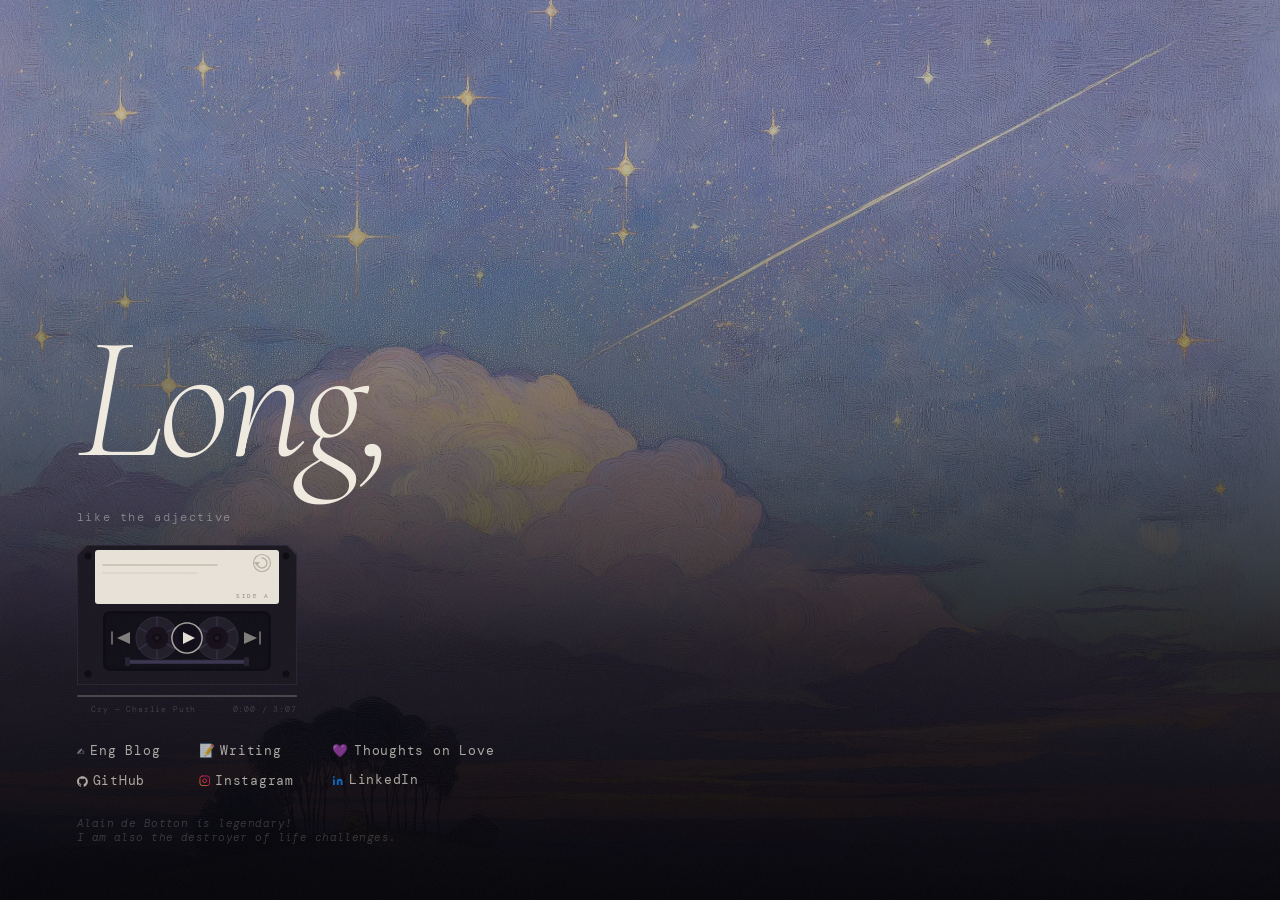
<file: index.html>
<!DOCTYPE html>
<html lang="en">
<head>
  <meta charset="UTF-8" />
  <meta name="viewport" content="width=device-width, initial-scale=1" />
  <title>Long Nguyen</title>
  <link rel="icon" href="data:image/svg+xml,<svg xmlns='http://www.w3.org/2000/svg' viewBox='0 0 100 100'><text y='.9em' font-size='90'>💜</text></svg>">
  <link rel="preconnect" href="https://fonts.googleapis.com">
  <link rel="preconnect" href="https://fonts.gstatic.com" crossorigin>
  <link href="https://fonts.googleapis.com/css2?family=Cormorant+Garamond:ital,wght@0,300;1,300;1,400&family=DM+Mono:ital,wght@0,300;0,400;1,300&display=swap" rel="stylesheet">
  <link rel="stylesheet" href="css/style.css">
  <link rel="stylesheet" href="css/page.css">
</head>

<body>
  <audio id="audio" preload="auto"></audio>
  <div class="bg" style="background-image: url('images/bg3.webp')" data-placeholder="images/bg3-placeholder.webp" aria-hidden="true"></div>
  <div class="grain" aria-hidden="true"></div>

  <div id="content">
  <div class="stage">

    <div class="left">
      <h1 class="name">Long,</h1>
      <p class="tagline">like the adjective</p>

      <div class="player">
        <div class="cassette-wrap" id="cassetteWrap"
             role="button" tabindex="0"
             aria-label="Play music" title="play / pause">
          <svg viewBox="0 0 220 140" class="tape-svg" xmlns="http://www.w3.org/2000/svg">

            <path d="M10,0 L210,0 L220,10 L220,140 L0,140 L0,10 Z"
                  fill="#1a1720" stroke="#2e2938" stroke-width="1.5"/>

            <circle cx="11"  cy="11"  r="3.5" fill="#0d0b12"/>
            <circle cx="209" cy="11"  r="3.5" fill="#0d0b12"/>
            <circle cx="11"  cy="129" r="3.5" fill="#0d0b12"/>
            <circle cx="209" cy="129" r="3.5" fill="#0d0b12"/>

            <rect x="18" y="5" width="184" height="54" rx="3" fill="#e8e3d8"/>
            <line x1="26" y1="20" x2="140" y2="20" stroke="#c5bfb0" stroke-width="1.5" stroke-linecap="round"/>
            <line x1="26" y1="28" x2="120" y2="28" stroke="#c5bfb0" stroke-width="1" stroke-linecap="round" opacity="0.6"/>
            <text id="sideLabel" x="192" y="53" text-anchor="end" font-size="5.5" fill="#8a8478"
                  font-family="'DM Mono', monospace" letter-spacing="1.5">SIDE A</text>

            <g id="replaySvgBtn" cursor="pointer">
              <circle cx="185" cy="18" r="12" fill="transparent"/>
              <circle cx="185" cy="18" r="8.5" fill="none" stroke="#b5b0a3" stroke-width="1.2"/>
              <path d="M 185,13 A 5,5 0 1,1 180,18" fill="none" stroke="#b5b0a3" stroke-width="1.4" stroke-linecap="round"/>
              <polygon points="177,17 183,17 180,21" fill="#b5b0a3"/>
            </g>

            <rect x="26"  y="66" width="168" height="60" rx="7" fill="#0d0b12"/>
            <rect x="29"  y="69" width="162" height="54" rx="5" fill="#100e16"/>

            <rect x="48"  y="112" width="5" height="9" rx="1.5" fill="#242030"/>
            <rect x="167" y="112" width="5" height="9" rx="1.5" fill="#242030"/>

            <line x1="53" y1="117" x2="167" y2="117"
                  class="tape-strip" stroke="#3a3550" stroke-width="3.5" stroke-linecap="butt"/>
            <line x1="53" y1="115" x2="167" y2="115"
                  stroke="#4a455e" stroke-width="0.8" opacity="0.4" stroke-linecap="butt"/>

            <g class="reel-l">
              <circle cx="80" cy="93" r="21" fill="#201d28" stroke="#2e2a3a" stroke-width="1"/>
              <circle cx="80" cy="93" r="12" fill="#160f19"/>
              <g stroke="#302c3e" stroke-width="1.5" stroke-linecap="round">
                <line x1="80" y1="81"  x2="80" y2="72"/>
                <line x1="90" y1="87"  x2="98" y2="83"/>
                <line x1="90" y1="99"  x2="98" y2="104"/>
                <line x1="80" y1="105" x2="80" y2="114"/>
                <line x1="70" y1="99"  x2="62" y2="104"/>
                <line x1="70" y1="87"  x2="62" y2="83"/>
              </g>
              <circle cx="80" cy="93" r="12" fill="none" stroke="#26223a" stroke-width="0.8"/>
              <circle cx="80" cy="93" r="4.5" fill="#0e0c13"/>
              <circle cx="80" cy="93" r="2"   fill="#201d28"/>
            </g>

            <g class="reel-r">
              <circle cx="140" cy="93" r="21" fill="#201d28" stroke="#2e2a3a" stroke-width="1"/>
              <circle cx="140" cy="93" r="12" fill="#160f19"/>
              <g stroke="#302c3e" stroke-width="1.5" stroke-linecap="round">
                <line x1="140" y1="81"  x2="140" y2="72"/>
                <line x1="150" y1="87"  x2="158" y2="83"/>
                <line x1="150" y1="99"  x2="158" y2="104"/>
                <line x1="140" y1="105" x2="140" y2="114"/>
                <line x1="130" y1="99"  x2="122" y2="104"/>
                <line x1="130" y1="87"  x2="122" y2="83"/>
              </g>
              <circle cx="140" cy="93" r="12" fill="none" stroke="#26223a" stroke-width="0.8"/>
              <circle cx="140" cy="93" r="4.5" fill="#0e0c13"/>
              <circle cx="140" cy="93" r="2"   fill="#201d28"/>
            </g>

            <g id="prevBtn" cursor="pointer">
              <rect x="29" y="80" width="30" height="26" fill="transparent"/>
              <line x1="35" y1="87" x2="35" y2="99" stroke="rgba(240,235,224,0.5)" stroke-width="1.5" stroke-linecap="round"/>
              <polygon points="53,87 53,99 40,93" fill="rgba(240,235,224,0.5)"/>
            </g>

            <g id="nextBtn" cursor="pointer">
              <rect x="161" y="80" width="30" height="26" fill="transparent"/>
              <polygon points="167,87 167,99 180,93" fill="rgba(240,235,224,0.5)"/>
              <line x1="183" y1="87" x2="183" y2="99" stroke="rgba(240,235,224,0.5)" stroke-width="1.5" stroke-linecap="round"/>
            </g>

            <g class="play-ring">
              <circle cx="110" cy="93" r="15" fill="none" stroke="rgba(240,235,224,0.45)" stroke-width="1.2"/>
            </g>
            <g class="play-icon">
              <circle cx="110" cy="93" r="15"
                      fill="rgba(16,12,24,0.85)" stroke="rgba(240,235,224,0.55)" stroke-width="1.5"/>
              <polygon points="106,87 106,99 118,93" fill="rgba(240,235,224,0.95)"/>
            </g>

          </svg>
        </div>

        <div class="progress-wrap" id="progressWrap">
          <div class="progress-bar" id="progressBar"></div>
        </div>

        <div class="track-meta">
          <div class="track-name-wrap">
            <span class="eq" aria-hidden="true"><i></i><i></i><i></i><i></i></span>
            <span class="track-name" id="trackName">Beat Yourself Up — Charlie Puth</span>
          </div>
          <span class="track-time" id="trackTime"></span>
        </div>
      </div>
    </div>

    <div class="right">
      <ul class="links">
        <li><a href="pages/engineering.html"><span>✍️</span>Eng Blog</a></li>
        <li><a href="pages/writing.html"><span>📝</span>Writing</a></li>
        <li><a href="pages/love.html"><span>💜</span>Thoughts on Love</a></li>
        <li class="row-break" aria-hidden="true" style="flex-basis:100%;height:0;margin:0;padding:0"></li>
        <li class="social-github"><a href="https://github.com/nguyenv119" target="_blank" rel="noopener noreferrer">
          <svg viewBox="0 0 24 24" aria-hidden="true">
            <path fill="currentColor" d="M12 .297c-6.63 0-12 5.373-12 12 0 5.303 3.438 9.8 8.205 11.385.6.113.82-.258.82-.577 0-.285-.01-1.04-.015-2.04-3.338.724-4.042-1.61-4.042-1.61C4.422 18.07 3.633 17.7 3.633 17.7c-1.087-.744.084-.729.084-.729 1.205.084 1.838 1.236 1.838 1.236 1.07 1.835 2.809 1.305 3.495.998.108-.776.417-1.305.76-1.605-2.665-.3-5.466-1.332-5.466-5.93 0-1.31.465-2.38 1.235-3.22-.135-.303-.54-1.523.105-3.176 0 0 1.005-.322 3.3 1.23.96-.267 1.98-.399 3-.405 1.02.006 2.04.138 3 .405 2.28-1.552 3.285-1.23 3.285-1.23.645 1.653.24 2.873.12 3.176.765.84 1.23 1.91 1.23 3.22 0 4.61-2.805 5.625-5.475 5.92.42.36.81 1.096.81 2.22 0 1.606-.015 2.896-.015 3.286 0 .315.21.69.825.57C20.565 22.092 24 17.592 24 12.297c0-6.627-5.373-12-12-12"/>
          </svg>
          GitHub
        </a></li>
        <li class="social-instagram"><a href="https://www.instagram.com/vlong_codes/" target="_blank" rel="noopener noreferrer">
          <svg viewBox="0 0 24 24" fill="none" stroke-width="1.75"
               stroke-linecap="round" stroke-linejoin="round" aria-hidden="true">
            <defs>
              <linearGradient id="ig-g" x1="0" y1="24" x2="24" y2="0" gradientUnits="userSpaceOnUse">
                <stop offset="0%"   stop-color="#f09433"/>
                <stop offset="25%"  stop-color="#e6683c"/>
                <stop offset="50%"  stop-color="#dc2743"/>
                <stop offset="75%"  stop-color="#cc2366"/>
                <stop offset="100%" stop-color="#bc1888"/>
              </linearGradient>
            </defs>
            <rect x="2" y="2" width="20" height="20" rx="5" ry="5" stroke="url(#ig-g)"/>
            <circle cx="12" cy="12" r="4" stroke="url(#ig-g)"/>
            <circle cx="17.5" cy="6.5" r="0.6" fill="url(#ig-g)" stroke="none"/>
          </svg>
          Instagram
        </a></li>
        <li class="social-linkedin"><a href="https://www.linkedin.com/in/nguyenv119/" target="_blank" rel="noopener noreferrer">
          <svg viewBox="0 0 24 24" fill="#0a66c2" aria-hidden="true">
            <path d="M16 8a6 6 0 0 1 6 6v7h-4v-7a2 2 0 0 0-2-2 2 2 0 0 0-2 2v7h-4v-7a6 6 0 0 1 6-6z"/>
            <rect x="2" y="9" width="4" height="12"/>
            <circle cx="4" cy="4" r="2"/>
          </svg>
          LinkedIn
        </a></li>
      </ul>

      <p class="aside">Alain de Botton is legendary!</p>
      <p class="aside">I am also the destroyer of life challenges.</p>
    </div>

  </div>
  </div>

  <script src="js/bg-loader.js"></script>
  <script src="js/router.js"></script>
  <script src="js/player.js"></script>
</body>
</html>
</file>
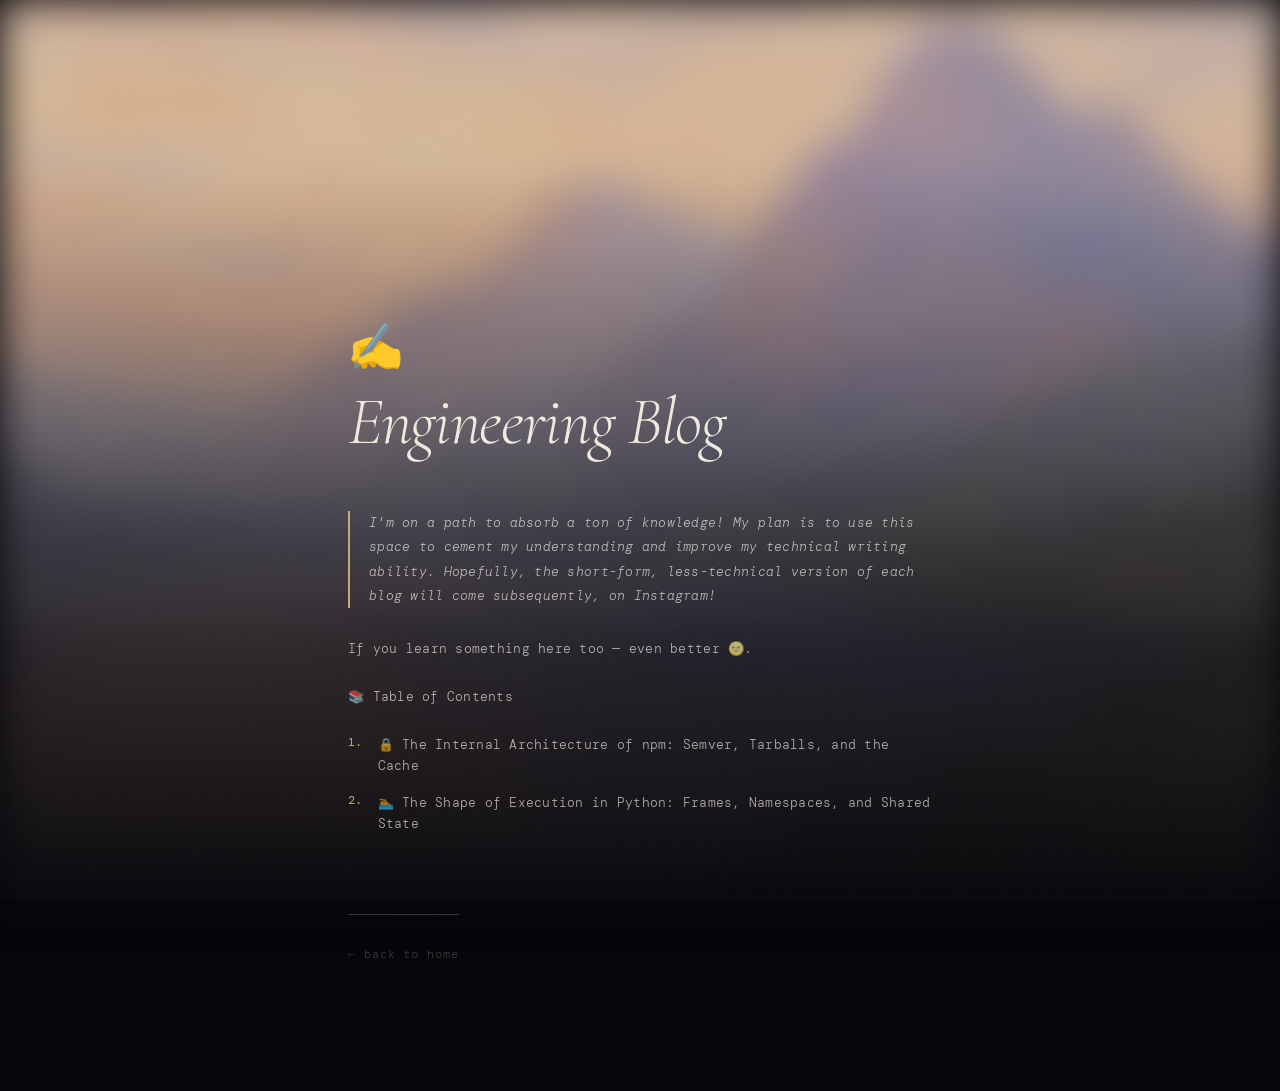
<file: pages/engineering.html>
<!DOCTYPE html>
<html lang="en">
<head>
  <meta charset="UTF-8" />
  <meta name="viewport" content="width=device-width, initial-scale=1" />
  <title>Engineering Blog — Long Nguyen</title>
  <link rel="icon" href="data:image/svg+xml,<svg xmlns='http://www.w3.org/2000/svg' viewBox='0 0 100 100'><text y='.9em' font-size='90'>✍️</text></svg>">
  <link rel="preconnect" href="https://fonts.googleapis.com">
  <link rel="preconnect" href="https://fonts.gstatic.com" crossorigin>
  <link href="https://fonts.googleapis.com/css2?family=Cormorant+Garamond:ital,wght@0,300;1,300;1,400&family=DM+Mono:ital,wght@0,300;0,400;1,300&display=swap" rel="stylesheet">
  <link rel="stylesheet" href="../css/page.css">
</head>

<body>
  <div class="bg" style="background-image: url('../images/bg.webp')" data-placeholder="../images/bg-placeholder.webp" aria-hidden="true"></div>
  <div class="grain" aria-hidden="true"></div>

  <main class="page">
    <div class="page-icon">✍️</div>
    <h1 class="page-title">Engineering Blog</h1>

    <div class="page-body">
      <blockquote>
        <p>I'm on a path to absorb a ton of knowledge! My plan is to use this space to cement my understanding and improve my technical writing ability. Hopefully, the short-form, less-technical version of each blog will come subsequently, on Instagram!</p>
      </blockquote>

      <p>If you learn something here too — even better 🌝.</p>

      <p class="toc-heading">📚 Table of Contents</p>
      <ol class="toc">
        <li>
          <a href="https://www.notion.so/nguyenv119/The-Internal-Architecture-of-npm-Semver-Tarballs-and-the-Cache-2bb250e457388061b661f96da64a6bd9?source=copy_link" target="_blank" rel="noopener">
            🔒 The Internal Architecture of npm: Semver, Tarballs, and the Cache
          </a>
        </li>
        <li>
          <a href="https://www.notion.so/nguyenv119/The-Shape-of-Execution-in-Python-Frames-Namespaces-and-Shared-State-2bf250e45738804b8235ec67a61f5f38?source=copy_link" target="_blank" rel="noopener">
            🏊 The Shape of Execution in Python: Frames, Namespaces, and Shared State
          </a>
        </li>
      </ol>

      <a href="../index.html" class="back-bottom">← back to home</a>
    </div>
  </main>
</body>
</html>
</file>
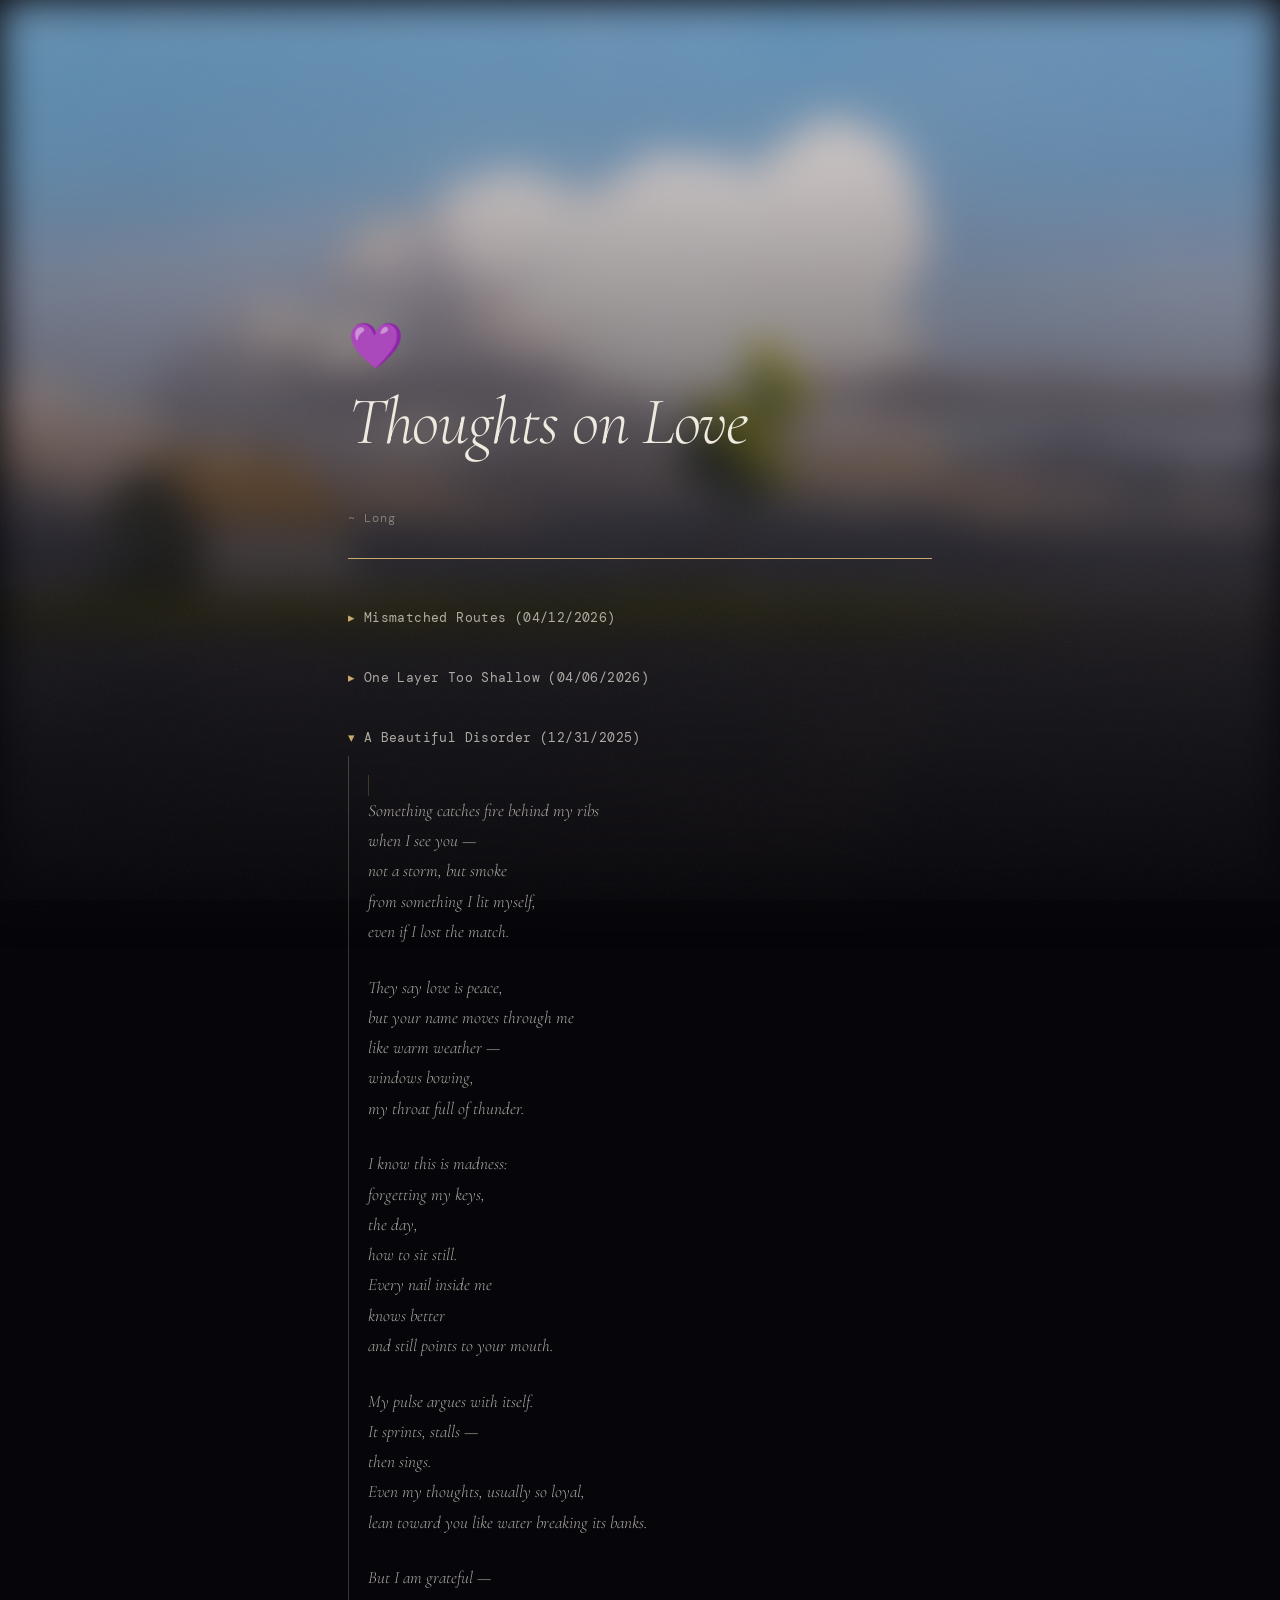
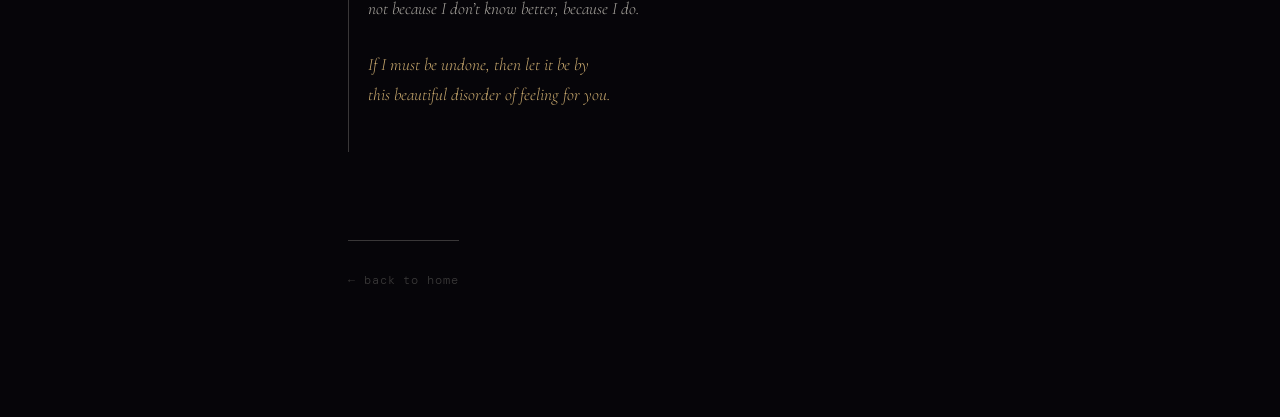
<file: pages/love-poetry.html>
<!DOCTYPE html>
<html lang="en">
<head>
  <meta charset="UTF-8" />
  <meta name="viewport" content="width=device-width, initial-scale=1" />
  <title>Thoughts on Love — Long Nguyen</title>
  <link rel="icon" href="data:image/svg+xml,<svg xmlns='http://www.w3.org/2000/svg' viewBox='0 0 100 100'><text y='.9em' font-size='90'>💜</text></svg>">
  <link rel="preconnect" href="https://fonts.googleapis.com">
  <link rel="preconnect" href="https://fonts.gstatic.com" crossorigin>
  <link href="https://fonts.googleapis.com/css2?family=Cormorant+Garamond:ital,wght@0,300;1,300;1,400&family=DM+Mono:ital,wght@0,300;0,400;1,300&display=swap" rel="stylesheet">
  <link rel="stylesheet" href="../css/page.css">
</head>

<body class="light-bg">
  <div class="bg" style="background-image: url('../images/spirited_away.jpg')" aria-hidden="true"></div>
  <div class="grain" aria-hidden="true"></div>

  <main class="page">
    <div class="page-icon">💜</div>
    <h1 class="page-title">Thoughts on Love</h1>
    <p class="page-subtitle">~ Long</p>

    <div class="divider"></div>

    <div class="page-body">

      <details>
        <summary> Mismatched Routes (04/12/2026)</summary>
        <div class="toggle-content">
          <p>Software is compatible when it can communicate without error. Blood types are compatible when one body can accept another's donation.</p>
          <p>Compatibility is also the word we use to decide whether to build a life with someone. It sounds clean. Definitive. You either fit or you don't.</p>
          <p>But these labels of compatibility — attachment style, sex drive, religion, how often you need to talk — are proxies for how we want to feel. Sex is about feeling desired. Attachment is about feeling safe. Everyone wants the same things: to be chosen, to feel free, to be seen. If everyone wants the same destination underneath, then what we're really measuring is how mismatched the routes are. Two people who process conflict the same way, who want the same amount of closeness, who go to bed at the same time — the terrain is smooth, less activation energy required. But two people whose routes look nothing alike? The terrain is rockier. But the destination is the same.</p>
          <p>Compatibility is the ability to resolve those differences and triggers — a skill hardened through time and willingness.</p>
          <p>"Compatibility isn't a precondition. It's an accomplishment" ~ Alain de Botton.</p>
          <p>In a romantic society driven by the idealization of the soulmate — the right relationship flows, love is instinctual — we don't screen for willingness. We screen for route-matching. Same attachment style, same conflict resolution, same sleep schedule. We treat mismatched routes as proof of mismatched destinations. If both people want the same things underneath and are willing to bend their paths to meet in the middle, compatibility is what gets built along the way.</p>
          <p>But sometimes the cost of bridging that gap causes more suffering than growth. Sometimes one person genuinely lacks the capacity to love — not because of the other person, but because life has made them incapable for now. They're not on a route at all. They're stuck. Other times, the structure is binary: one person needs children, the other needs to remain child-free. Two routes going opposite directions. No middle exists.</p>
          <p>Walking away from those situations isn't giving up. It is recognizing that love and being together are not the same thing — because often, the most intimate love is to leave them well alone.</p>
          <p class="muted">~ Long</p>
        </div>
      </details>

      <details>
        <summary> One Layer Too Shallow (04/06/2026)</summary>
        <div class="toggle-content">
          <p>You probably have some list of what you want in someone. "6ft, makes 200k+, kind, emotionally mature." But I'd like to question that today — what does that actually mean? Because to me, your list of traits, when stripped down, are actually about how you want to feel.</p>
          <p>Height isn't the goal — feeling protected, or small in a way that feels safe. That's the goal. Height is just the shortcut our brains reach for. All traits work this way. They're not wrong to have — just one layer too shallow.</p>
          <p>We sort that list into categories and use them like they mean the same thing. They don't. And it matters, because I've seen so many people disqualify someone great over something they hadn't thought deeply enough about.</p>
          <p>A non-negotiable is exactly what it sounds like — absent once, and it's over. A standard is about pattern — one bad day doesn't break it, but consistent absence after you've named it does. A preference is something that makes everything richer without disqualifying anyone.</p>
          <p>One thing worth saying before the personal part: most of this only becomes load-bearing later. At first, you just notice without verdict. These categories matter when there's real investment, real patterns, and real conversations to be had. Keep that in mind.</p>
          <p>Personally:</p>
          <p>I thought I wanted emotional maturity. What I actually wanted was to be fully honest without carefully editing my words first. I thought my standard was calling daily. What I actually wanted was to exist somewhere in their day — just a glimpse, proof that our lives were still woven together even when apart. And a preference of mine is someone who appreciates the little things. A red, majestic tree. The bluejay perched beside it. Someone who gets that every permutation of atoms in every moment is unrepeatable, and finds that worth paying attention to. I can't require this. But it'd be everything.</p>
          <p>Ultimately, I'm just some SWE with opinions. But I think we owe it to ourselves — and to the people we date, these amazingly, beautifully imperfect people — to know what we're actually looking for. Not just so we stop disqualifying the right people for the wrong reasons, but so we stop staying with the wrong people for the wrong ones too.</p>
          <p>Asking "how do I want to feel?" is a better start than "what do I want them to have?"</p>
          <p class="muted">~ Long</p>
        </div>
      </details>

      <details open>
        <summary> A Beautiful Disorder (12/31/2025)</summary>
        <div class="toggle-content">
          <iv class="poem">
            <div class="stanza">
              <div class="line">Something catches fire behind my ribs</div>
              <div class="line">when I see you —</div>
              <div class="line">not a storm, but smoke</div>
              <div class="line">from something I lit myself,</div>
              <div class="line">even if I lost the match.</div>
            </div>

            <div class="stanza">
              <div class="line">They say love is peace,</div>
              <div class="line">but your name moves through me</div>
              <div class="line">like warm weather —</div>
              <div class="line">windows bowing,</div>
              <div class="line">my throat full of thunder.</div>
            </div>

            <div class="stanza">
              <div class="line">I know this is madness:</div>
              <div class="line">forgetting my keys,</div>
              <div class="line">the day,</div>
              <div class="line">how to sit still.</div>
              <div class="line">Every nail inside me</div>
              <div class="line">knows better</div>
              <div class="line">and still points to your mouth.</div>
            </div>

            <div class="stanza">
              <div class="line">My pulse argues with itself.</div>
              <div class="line">It sprints, stalls —</div>
              <div class="line">then sings.</div>
              <div class="line">Even my thoughts, usually so loyal,</div>
              <div class="line">lean toward you like water breaking its banks.</div>
            </div>

            <div class="stanza">
              <div class="line">But I am grateful —</div>
              <div class="line">not because I don’t know better, because I do.</div>
            </div>

            <div class="stanza">
              <div class="line" style="color: var(--gold);">If I must be undone, then let it be by</div>
              <div class="line" style="color: var(--gold);">this beautiful disorder of feeling for you.</div>
            </div>
          </div>
        </div>
      </details>

      <a href="../index.html" class="back-bottom">← back to home</a>
    </div>
  </main>
</body>
</html>
</file>
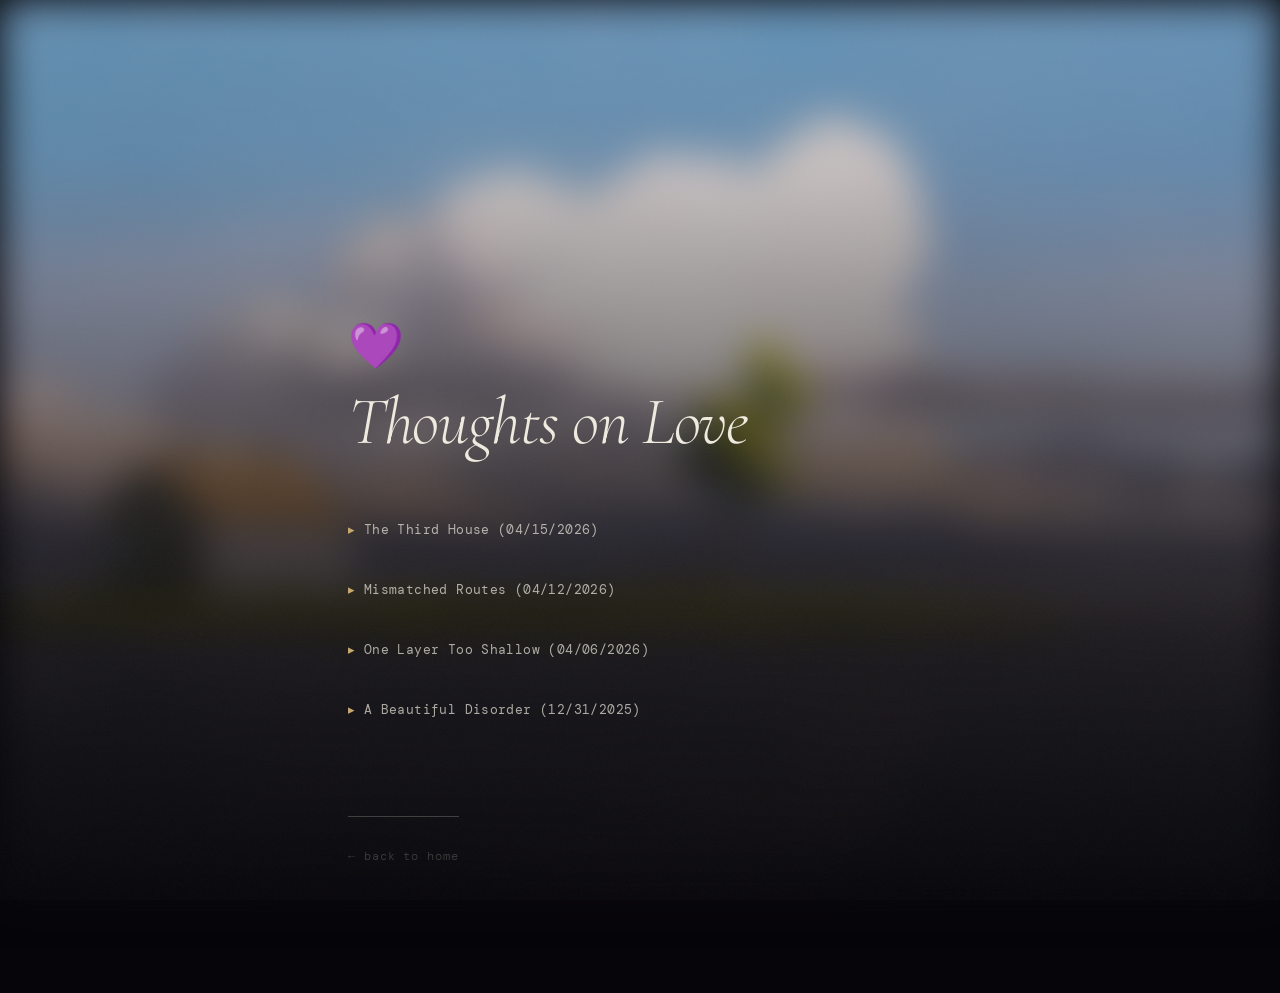
<file: pages/love.html>
<!DOCTYPE html>
<html lang="en">
<head>
  <meta charset="UTF-8" />
  <meta name="viewport" content="width=device-width, initial-scale=1" />
  <title>Thoughts on Love — Long Nguyen</title>
  <link rel="icon" href="data:image/svg+xml,<svg xmlns='http://www.w3.org/2000/svg' viewBox='0 0 100 100'><text y='.9em' font-size='90'>💜</text></svg>">
  <link rel="preconnect" href="https://fonts.googleapis.com">
  <link rel="preconnect" href="https://fonts.gstatic.com" crossorigin>
  <link href="https://fonts.googleapis.com/css2?family=Cormorant+Garamond:ital,wght@0,300;1,300;1,400&family=DM+Mono:ital,wght@0,300;0,400;1,300&display=swap" rel="stylesheet">
  <link rel="stylesheet" href="../css/page.css">
</head>

<body class="light-bg">
  <div class="bg" style="background-image: url('../images/spirited_away.jpg')" data-placeholder="../images/spirited_away-placeholder.webp" aria-hidden="true"></div>
  <div class="grain" aria-hidden="true"></div>

  <main class="page">
    <div class="page-icon">💜</div>
    <h1 class="page-title">Thoughts on Love</h1>

    <div class="page-body">

      <details>
        <summary> The Third House (04/15/2026)</summary>
        <div class="toggle-content">
          <p>We spend a lot of time deciding whether someone is a good partner. But we rarely ask the prior question: what makes someone a partner at all, rather than just someone you love deeply?</p>
          <p>The easy answers dissolve on inspection. Physical intimacy — but some close female friends share beds, hold hands, sleep tangled together. Permanence — but some friendships outlast every relationship you'll ever have.</p>
          <p>What distinguishes a partnership isn't a quality of feeling. It's a quality of intention.</p>
          <p>A best friend knows your house well. Not the one you live in, but the one you've spent a lifetime building. The rooms you return to. The ones you avoid. Which floorboards creak? Which windows let in the most light? Which ones are broken? They've been there at 2am on a bad night, and they've stayed, and that means something.</p>
          <p>A partner does something structurally different. They don't just know your house — they sit down and say: I want to build something with you. Some close friends say that too. But the difference isn't the conversation. It's the content. What they're proposing is co-construction — choosing each other above others, committing to draw up a blueprint together. Not a declaration of permanence, but of design. A commitment to be each other's co-architect.</p>
          <p>That choice creates a third thing. You don't hand over your bricks or abandon what you've built. Instead, you hold each one up to the light together — is this worth keeping? Does this belong in what we're making? You can't always tell. Some bricks you carry thinking they're solid, only to discover the cracks later. The selection process is only fully understood in hindsight. But you do it anyway. The good ones carry over; the ones that no longer fit, you set aside and acknowledge. What gets constructed isn't yours or theirs — it's something genuinely new, shaped by deliberate choice rather than accumulated habit.</p>
          <p>A partnership is the only relationship where that conversation happens at all. The core of it isn't love — it's the decision, made together, to build your house. To become so granularly intertwined that you can sit down and start.</p>
          <p class="muted">~ Long</p>
        </div>
      </details>

      <details>
        <summary> Mismatched Routes (04/12/2026)</summary>
        <div class="toggle-content">
          <p>Software is compatible when it can communicate without error. Blood types are compatible when one body can accept another's donation.</p>
          <p>Compatibility is also the word we use to decide whether to build a life with someone. It sounds clean. Definitive. You either fit or you don't.</p>
          <p>But these labels of compatibility — attachment style, sex drive, religion, how often you need to talk — are proxies for how we want to feel. Sex is about feeling desired. Attachment is about feeling safe. Everyone wants the same things: to be chosen, to feel free, to be seen. If everyone wants the same destination underneath, then what we're really measuring is how mismatched the routes are. Two people who process conflict the same way, who want the same amount of closeness, who go to bed at the same time — the terrain is smooth, less activation energy required. But two people whose routes look nothing alike? The terrain is rockier. But the destination is the same.</p>
          <p>Compatibility is the ability to resolve those differences and triggers — a skill hardened through time and willingness.</p>
          <p>"Compatibility isn't a precondition. It's an accomplishment" ~ Alain de Botton.</p>
          <p>In a romantic society driven by the idealization of the soulmate — the right relationship flows, love is instinctual — we don't screen for willingness. We screen for route-matching. Same attachment style, same conflict resolution, same sleep schedule. We treat mismatched routes as proof of mismatched destinations. If both people want the same things underneath and are willing to bend their paths to meet in the middle, compatibility is what gets built along the way.</p>
          <p>But sometimes the cost of bridging that gap causes more suffering than growth. Sometimes one person genuinely lacks the capacity to love — not because of the other person, but because life has made them incapable for now. They're not on a route at all. They're stuck. Other times, the structure is binary: one person needs children, the other needs to remain child-free. Two routes going opposite directions. No middle exists.</p>
          <p>Walking away from those situations isn't giving up. It is recognizing that love and being together are not the same thing — because often, the most intimate love is to leave them well alone.</p>
          <p class="muted">~ Long</p>
        </div>
      </details>

      <details>
        <summary> One Layer Too Shallow (04/06/2026)</summary>
        <div class="toggle-content">
          <p>You probably have some list of what you want in someone. "6ft, makes 200k+, kind, emotionally mature." But I'd like to question that today — what does that actually mean? Because to me, your list of traits, when stripped down, are actually about how you want to feel.</p>
          <p>Height isn't the goal — feeling protected, or small in a way that feels safe. That's the goal. Height is just the shortcut our brains reach for. All traits work this way. They're not wrong to have — just one layer too shallow.</p>
          <p>We sort that list into categories and use them like they mean the same thing. They don't. And it matters, because I've seen so many people disqualify someone great over something they hadn't thought deeply enough about.</p>
          <p>A non-negotiable is exactly what it sounds like — absent once, and it's over. A standard is about pattern — one bad day doesn't break it, but consistent absence after you've named it does. A preference is something that makes everything richer without disqualifying anyone.</p>
          <p>One thing worth saying before the personal part: most of this only becomes load-bearing later. At first, you just notice without verdict. These categories matter when there's real investment, real patterns, and real conversations to be had. Keep that in mind.</p>
          <p>Personally:</p>
          <p>I thought I wanted emotional maturity. What I actually wanted was to be fully honest without carefully editing my words first. I thought my standard was calling daily. What I actually wanted was to exist somewhere in their day — just a glimpse, proof that our lives were still woven together even when apart. And a preference of mine is someone who appreciates the little things. A red, majestic tree. The bluejay perched beside it. Someone who gets that every permutation of atoms in every moment is unrepeatable, and finds that worth paying attention to. I can't require this. But it'd be everything.</p>
          <p>Ultimately, I'm just some SWE with opinions. But I think we owe it to ourselves — and to the people we date, these amazingly, beautifully imperfect people — to know what we're actually looking for. Not just so we stop disqualifying the right people for the wrong reasons, but so we stop staying with the wrong people for the wrong ones too.</p>
          <p>Asking "how do I want to feel?" is a better start than "what do I want them to have?"</p>
          <p class="muted">~ Long</p>
        </div>
      </details>

      <details>
        <summary> A Beautiful Disorder (12/31/2025)</summary>
        <div class="toggle-content">
          <iv class="poem">
            <div class="stanza">
              <div class="line">Something catches fire behind my ribs</div>
              <div class="line">when I see you —</div>
              <div class="line">not a storm, but smoke</div>
              <div class="line">from something I lit myself,</div>
              <div class="line">even if I lost the match.</div>
            </div>

            <div class="stanza">
              <div class="line">They say love is peace,</div>
              <div class="line">but your name moves through me</div>
              <div class="line">like warm weather —</div>
              <div class="line">windows bowing,</div>
              <div class="line">my throat full of thunder.</div>
            </div>

            <div class="stanza">
              <div class="line">I know this is madness:</div>
              <div class="line">forgetting my keys,</div>
              <div class="line">the day,</div>
              <div class="line">how to sit still.</div>
              <div class="line">Every nail inside me</div>
              <div class="line">knows better</div>
              <div class="line">and still points to your mouth.</div>
            </div>

            <div class="stanza">
              <div class="line">My pulse argues with itself.</div>
              <div class="line">It sprints, stalls —</div>
              <div class="line">then sings.</div>
              <div class="line">Even my thoughts, usually so loyal,</div>
              <div class="line">lean toward you like water breaking its banks.</div>
            </div>

            <div class="stanza">
              <div class="line">But I am grateful —</div>
              <div class="line">not because I don’t know better, because I do.</div>
            </div>

            <div class="stanza">
              <div class="line" style="color: var(--gold);">If I must be undone, then let it be by</div>
              <div class="line" style="color: var(--gold);">this beautiful disorder of feeling for you.</div>
            </div>
          </div>
        </div>
      </details>

      <a href="../index.html" class="back-bottom">← back to home</a>
    </div>
  </main>
</body>
</html>
</file>
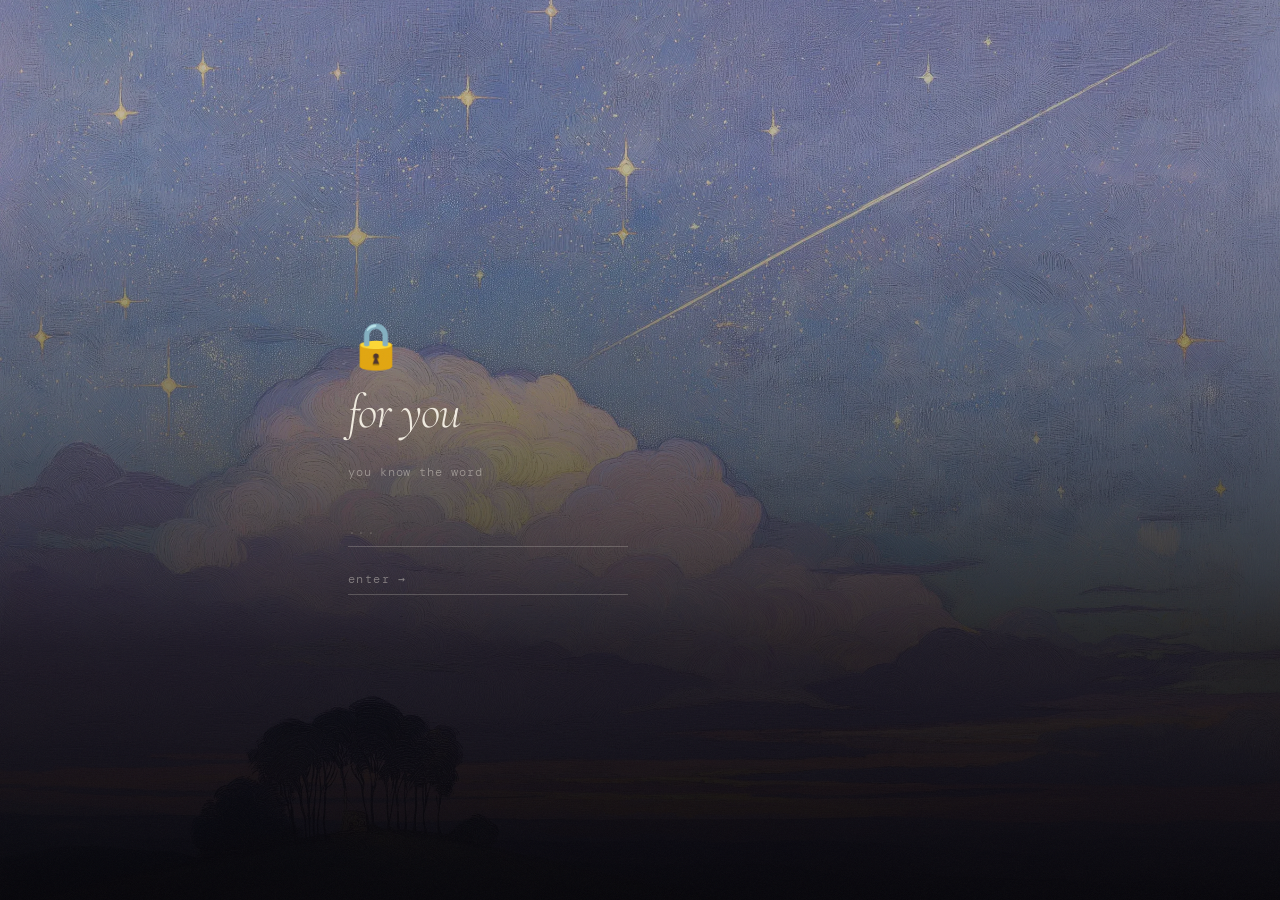
<file: pages/secretMessage.html>
<!DOCTYPE html>
<html lang="en">
<head>
  <meta charset="UTF-8" />
  <meta name="viewport" content="width=device-width, initial-scale=1" />
  <title>for you — Long Nguyen</title>
  <link rel="icon" href="data:image/svg+xml,<svg xmlns='http://www.w3.org/2000/svg' viewBox='0 0 100 100'><text y='.9em' font-size='90'>💌</text></svg>">
  <link rel="preconnect" href="https://fonts.googleapis.com">
  <link rel="preconnect" href="https://fonts.gstatic.com" crossorigin>
  <link href="https://fonts.googleapis.com/css2?family=Cormorant+Garamond:ital,wght@0,300;1,300;1,400&family=DM+Mono:ital,wght@0,300;0,400;1,300&display=swap" rel="stylesheet">
  <link rel="stylesheet" href="../css/page.css">
  <style>
    .pw-gate {
      transition: opacity 0.5s ease;
    }
    .pw-gate.fading {
      opacity: 0;
      pointer-events: none;
    }
    .pw-form {
      display: flex;
      flex-direction: column;
      gap: 1.1rem;
      margin-top: 2rem;
      max-width: 280px;
      opacity: 0;
      animation: rise 1s cubic-bezier(0.16, 1, 0.3, 1) 0.5s forwards;
    }
    .pw-input {
      background: transparent;
      border: none;
      border-bottom: 1px solid var(--cream-22);
      color: var(--cream);
      font-family: 'DM Mono', monospace;
      font-size: 0.82rem;
      font-weight: 300;
      letter-spacing: 0.1em;
      padding: 0.55rem 0;
      outline: none;
      transition: border-color 0.3s ease;
      width: 100%;
    }
    .pw-input::placeholder {
      color: var(--cream-22);
    }
    .pw-input:focus {
      border-bottom-color: var(--gold);
    }
    .pw-submit {
      background: transparent;
      border: none;
      border-bottom: 1px solid var(--cream-22);
      color: var(--cream-45);
      font-family: 'DM Mono', monospace;
      font-size: 0.72rem;
      font-weight: 300;
      letter-spacing: 0.12em;
      padding: 0.45rem 0;
      cursor: pointer;
      text-align: left;
      transition: color 0.3s ease, border-color 0.3s ease;
    }
    .pw-submit:hover {
      color: var(--gold);
      border-bottom-color: var(--gold);
    }
    .pw-error {
      font-size: 0.72rem;
      font-weight: 300;
      font-style: italic;
      color: var(--cream-45);
      letter-spacing: 0.04em;
      min-height: 1.1em;
      opacity: 0;
      transition: opacity 0.3s ease;
    }
    .pw-error.visible {
      opacity: 1;
    }
    #secret-msg {
      display: none;
    }
  </style>
</head>

<body>
  <div class="bg" style="background-image: url('../images/bg3.webp')" data-placeholder="../images/bg3-placeholder.webp" aria-hidden="true"></div>
  <div class="grain" aria-hidden="true"></div>

  <main class="page">

    <!-- Password gate -->
    <div class="pw-gate" id="pw-gate">
      <div class="page-icon">🔒</div>
      <h1 class="page-title" style="font-size: clamp(2rem, 5vw, 3rem); margin-bottom: 1.8rem;">for you</h1>
      <p class="page-subtitle">you know the word</p>

      <div class="pw-form">
        <input
          class="pw-input"
          id="pw-input"
          type="password"
          placeholder="..."
          autocomplete="off"
          spellcheck="false"
          aria-label="password"
        />
        <button class="pw-submit" id="pw-submit" type="button">enter →</button>
        <p class="pw-error" id="pw-error" aria-live="polite">that's not it</p>
      </div>
    </div>

    <!-- Secret message — decrypted and injected on correct password entry -->
    <div id="secret-msg"></div>

  </main>

  <script src="../js/bg-loader.js"></script>
  <script>
    (function () {
      // Message encrypted with AES-256-GCM, key derived via PBKDF2 from the password.
      // Plain text is never stored anywhere in this file.
      var SALT = '99sSlnz4UMQxnYz9sM2B0A==';
      var IV   = 'ApYS3KCHFfLvxxli';
      var CT   = 'TrsFYBmg0rQwfBtxD+VHXVZa16cB52RPQCORS7xgYmKJP2N0wx4g7T4p6idKQ2aDhBDGxmTj2FmmvbfQajxLmiyc63VWYi2INI/zX9F9VVRuEscc/4BdCeNl2Wyi3yooj4oT8j9YkkfG6RbbQxVV2GvaIlO63uAxpolNq9OKCzx77rsoGE2USMKr/XnxSjFT78SzzS2/F77UHn7bcdvuBjlNUsW8mJymsw/8sLOBCiAoo0fGDwFV/QGmpX4hZAu+fQpXYyaYlWuub2aX2H5QseK1nBgRLeteRKqV/BdqrwHxmkgaha8WjKiCKK/1ykSNX5NgEd6p4J1Fpz1wDJ9lmpwNjzEtoDhv+1j8pTKd/JZArH25rw4gRDEztRo1TpZiMo8P84JxBDeP2rjGQoqGCE/UBCp4Fb2fZYc7GtXnM++owvVPoYUBwFv18mLRwxEMhRezA/7b6TdkhIVxIEBoiX1WSmkIdPC/OO9XLGnu1pR6rZ9pYiV/bl0txv8yVp+nG6cgO/Y5jbJHo2FH4XGWRe8BLw/rT10HbXmlovMCYfjpih10kzz9VQ1T/2OGDzwVg5Vg6qWInI0zg2wBX5Eo1s9BR8bh+yGUmxHCaOYNIIBcklshgPXQl+RM0rpfFNCf7gL++nmsCRomzdewaLFX2XT5plf9QBFNOhqBwmm+OmN52K1dKUNpYU+GYHvnQe1rnwffgD3UGx2EG39/lLAUGIAshtRx1aIYUjvNtvEFjU6rNGTxpWkMLcC2wYxLJbsH0WmPqJx/XsMRhpSiggk2I3fA6/DwOpoYX+jAYRgUEqaX8htltg2Q5VImoO7lZFerXf97Nr2nET2ci1pRHM7aXWmLLD9Dpaukq39P4bTEQUJYeLy5fe/c1OcZj871RUoxt6xKxcEt+jiN3pS120BJ0ypNxzWprsBHy/Gbv6RFlF0NIX2L1ojDUIJbVeJLKHaa/8+RkLkI1Vg6DpXhfF54psFN5qAUpwVUrOgtUR0KWULFt7OlM1LAo0PSaK6v+Q6wIfGKho6MiTbL//ggNzLunBXlP2Yy3BxEjvFbwd5sjEwdzz3MlxLNYG8X4jkUXtd3VN5qgHou2e7ixTJcC+3q3J+8KwX1BwU7wuhCCqgt9Tg1xgAnzZsIjuDQ/QHdCZja3fQDHDkXAinKbg5K0HMvaAEW7vyQSm5toWgDBsK8UL0gw11b//30gij+sMEysPyOpLBWolSErPTpA21TGewqO9OWzKQiW/LIP4qM71oaIEE/13tbhE3wk6OXXMvzmOHGtuU1hCeDQWmib+lYZ4ctuRvUgezuaBGJ/gawVRgYz1U0bKjXW8k3uAVR5rgZ6O+3CuIk3qPcEiJDekKyGC3eOhFg1OsR7wVrGFrOgo1f73x255nGBdz0TPp/bDLzeIWHsihN5KFg0u2iXHfw5/WaqwktOy8iN8GAIe3NfmN/LAFBDrFwYgEMX9vyA1bdqRXlxzVG1lcK4nNeBPDKwm1jUKFoKMOOUGqnmHucFWz8RfonLqLYni312W58TIyVx+USWIMhD0dAKgR5KJrAIJP0vlX5ldFMbO+aquQ7bSwc3py2ZzDh1J2uOu6paWaOicuy9Iofw0dLLHubGUHOGBFZv87ebU0V5JYQLC4EsvPd/RB4XZoL90k2YraizshcKfhJo5ZvqVkjKUswGf/WrbCFNnr7tuZEL8HJWgsld2i/vXPlrpHybkdKvws5Tt2AlC8q0Lw3dtJ7A2CYdMfnpC1QOVhq6InmrLqGpmiAAkIJtxfBQMZ0Z0znbW3tUjivgG1NHRadx/QJzuQKPEgV9M3I06Wo4HKnFyWMQWtA7kMmf9vW6wDGtLYJ3iB+V4gbq0ehObUFj0bbbdRnyJIQCSM7CpYNvO0my/M2syOXzqS56iommR0jAzuqYt/Y2wPaozYtCTFdDiP4DlzWukhaVgbfsB7R4JJs60k/cLz8iRQc0gsQmtMwvdeSCQjVRFlw18cPwCsGVK6HlwMJNjOY9CDn1Bdjlk8Kgm7fnxVtoKdnIZN8QFGDFYiXgCPvBzeER6llcDY47NlGGe7L2DkJkheobNAuCke33ggBLjSu29Q=';

      function b64ToBytes(b64) {
        return Uint8Array.from(atob(b64), function (c) { return c.charCodeAt(0); });
      }

      async function deriveKey(password, salt) {
        var keyMaterial = await crypto.subtle.importKey(
          'raw', new TextEncoder().encode(password), 'PBKDF2', false, ['deriveKey']
        );
        return crypto.subtle.deriveKey(
          { name: 'PBKDF2', salt: salt, iterations: 100000, hash: 'SHA-256' },
          keyMaterial,
          { name: 'AES-GCM', length: 256 },
          false,
          ['decrypt']
        );
      }

      var gate  = document.getElementById('pw-gate');
      var msg   = document.getElementById('secret-msg');
      var input = document.getElementById('pw-input');
      var btn   = document.getElementById('pw-submit');
      var errEl = document.getElementById('pw-error');

      async function attempt() {
        try {
          var key = await deriveKey(input.value, b64ToBytes(SALT));
          var plain = await crypto.subtle.decrypt(
            { name: 'AES-GCM', iv: b64ToBytes(IV) },
            key,
            b64ToBytes(CT)
          );
          var html = new TextDecoder().decode(plain);
          gate.classList.add('fading');
          gate.addEventListener('transitionend', function () {
            gate.style.display = 'none';
            msg.innerHTML = html;
            msg.style.display = 'block';
          }, { once: true });
        } catch (_) {
          errEl.classList.remove('visible');
          void errEl.offsetWidth;
          errEl.classList.add('visible');
          input.value = '';
          input.focus();
        }
      }

      btn.addEventListener('click', attempt);
      input.addEventListener('keydown', function (e) {
        if (e.key === 'Enter') attempt();
      });
    })();
  </script>
</body>
</html>
</file>
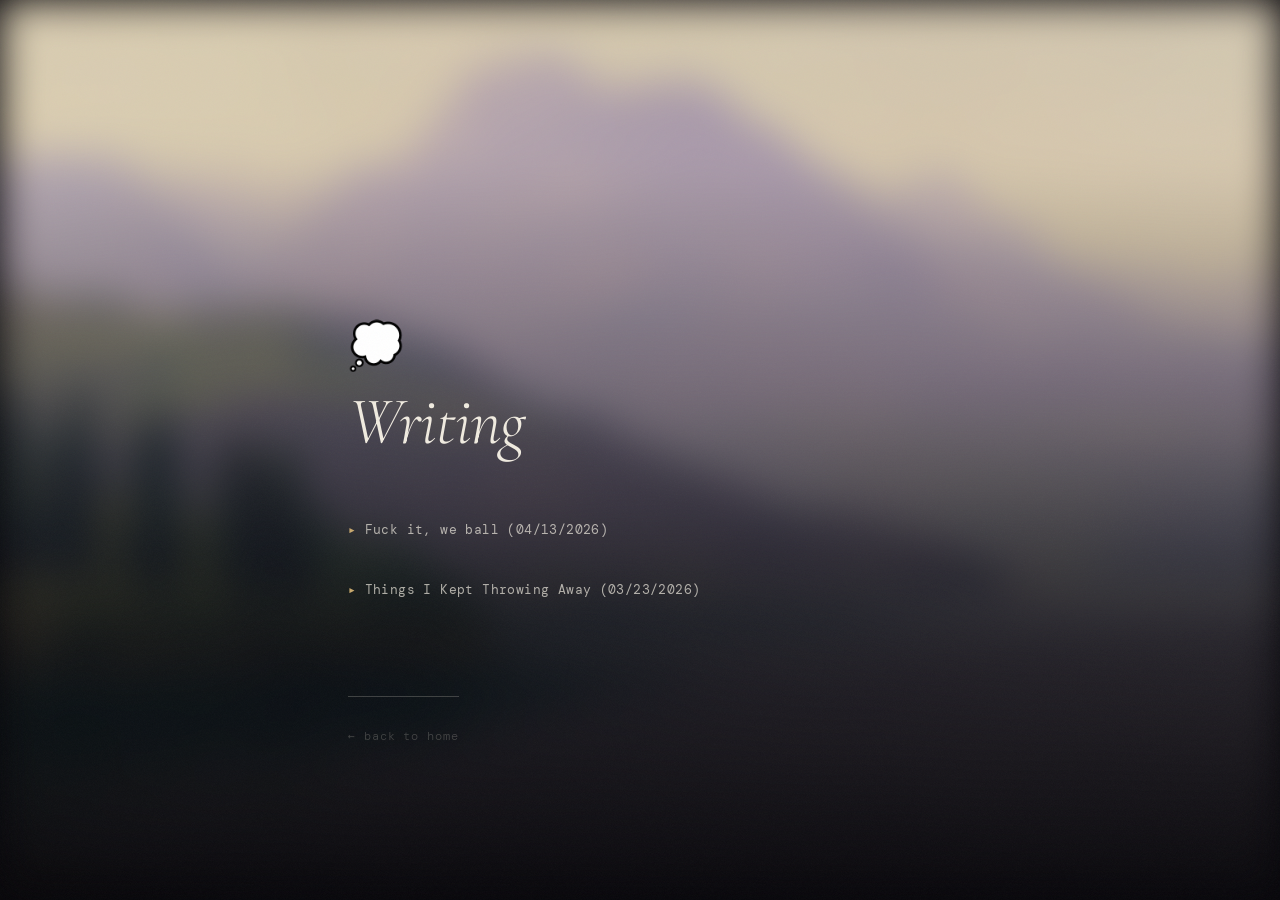
<file: pages/writing.html>
<!DOCTYPE html>
<html lang="en">
<head>
  <meta charset="UTF-8" />
  <meta name="viewport" content="width=device-width, initial-scale=1" />
  <title>Writing — Long Nguyen</title>
  <link rel="icon" href="data:image/svg+xml,<svg xmlns='http://www.w3.org/2000/svg' viewBox='0 0 100 100'><text y='.9em' font-size='90'>📝</text></svg>">
  <link rel="preconnect" href="https://fonts.googleapis.com">
  <link rel="preconnect" href="https://fonts.gstatic.com" crossorigin>
  <link href="https://fonts.googleapis.com/css2?family=Cormorant+Garamond:ital,wght@0,300;1,300;1,400&family=DM+Mono:ital,wght@0,300;0,400;1,300&display=swap" rel="stylesheet">
  <link rel="stylesheet" href="../css/page.css">
</head>

<body>
  <div class="bg" style="background-image: url('../images/bg2.webp')" data-placeholder="../images/bg2-placeholder.webp" aria-hidden="true"></div>
  <div class="grain" aria-hidden="true"></div>

  <main class="page">
    <div class="page-icon">💭</div>
    <h1 class="page-title">Writing</h1>

    <div class="page-body">

      <details>
        <summary> Fuck it, we ball (04/13/2026)</summary>
        <div class="toggle-content">
          <p>There's a three-point shooter who shoots 50% from three. National championship game. Down to the last shot. He's missed his last ten attempts.</p>

          <p>The coach asks, "Who's taking it?"</p>

          <p>He says "fuck it, we ball. I got it."</p>

          <p>He shoots. Makes it. They win.</p>

          <p>Afterward, a reporter catches him: "Why were you so confident taking that shot after missing ten straight?"</p>

          <p>"Statistically," he says, "after I miss the first shot, I'm more likely to make the next one. After missing ten in a row, I'm <em>way</em> more likely to make the next one. 1 - 0.5<sup>10</sup> percentage."</p>

          <p>The reporter pauses. "Does that mean if you make ten shots in a row, you're more likely to miss the next one?"</p>

          <p>"Fuck no."</p>

          <p><strong>No matter what the situation is, he always believes he has an advantage.</strong></p>
        </div>
      </details>

      <details>
        <summary> Things I Kept Throwing Away (03/23/2026)</summary>
        <div class="toggle-content">
          <div class="poem">
            <div class="stanza">
              <div class="line">Bread arrives with every order, stale.</div>
              <div class="line">Mind elsewhere, I bin it on the way out.</div>
            </div>
            <div class="stanza">
              <div class="line">One day, I didn't.</div>
            </div>
            <div class="stanza">
              <div class="line">I ate it.</div>
              <div class="line">It didn't taste like much.</div>
              <div class="line">It tasted of everything.</div>
            </div>
          </div>
        </div>
      </details>

      <a href="../index.html" class="back-bottom">← back to home</a>
    </div>
  </main>
</body>
</html>
</file>
<file: css/style.css>
:root {
  --cream:    #f0ebe0;
  --cream-70: rgba(240, 235, 224, 0.7);
  --cream-45: rgba(240, 235, 224, 0.45);
  --cream-22: rgba(240, 235, 224, 0.22);
  --gold:     #c9a96e;
  --ink:      #060509;
}

* { margin: 0; padding: 0; box-sizing: border-box; }
html, body { height: 100%; }
body { font-family: 'DM Mono', monospace; color: var(--cream); background: var(--ink); }

.bg {
  position: fixed; inset: 0;
  background-size: cover;
  background-position: center;
  background-repeat: no-repeat;
  z-index: 0;
  filter: blur(20px);
  transition: filter 0.6s cubic-bezier(0.16, 1, 0.3, 1);
}

/* Remove blur when full image loaded */
.bg.loaded {
  filter: blur(0);
}

/* Gradient overlay */
.bg::after {
  content: ""; position: absolute; inset: 0;
  background: linear-gradient(
    to bottom,
    rgba(6, 5, 9, 0.08)  0%,
    rgba(6, 5, 9, 0.08)  15%,
    rgba(6, 5, 9, 0.42)  50%,
    rgba(6, 5, 9, 0.77)  77%,
    rgba(6, 5, 9, 0.97)  100%
  );
}

.grain {
  position: fixed; inset: 0; z-index: 3; pointer-events: none; opacity: 0.038;
  background-image: url("data:image/svg+xml,%3Csvg viewBox='0 0 512 512' xmlns='http://www.w3.org/2000/svg'%3E%3Cfilter id='n'%3E%3CfeTurbulence type='fractalNoise' baseFrequency='0.75' numOctaves='4' stitchTiles='stitch'/%3E%3C/filter%3E%3Crect width='100%25' height='100%25' filter='url(%23n)'/%3E%3C/svg%3E");
  background-repeat: repeat; background-size: 256px 256px;
}

.stage {
  position: relative; z-index: 2;
  min-height: 100vh;
  min-height: 100svh;
  display: flex; flex-direction: column; justify-content: flex-end;
  padding: clamp(3rem, 10vh, 6rem) clamp(1.5rem, 6vw, 5rem) clamp(2.75rem, 5vh, 4.5rem);
}
.left, .right { display: flex; flex-direction: column; }

@keyframes rise {
  from { opacity: 0; transform: translateY(28px); }
  to   { opacity: 1; transform: translateY(0);    }
}

.name {
  font-family: 'Cormorant Garamond', serif;
  font-style: italic; font-weight: 300;
  font-size: clamp(4.75rem, 13vw, 10.5rem);
  line-height: 0.9; letter-spacing: -0.025em; color: var(--cream);
  margin-bottom: 0.22em;
  opacity: 0; animation: rise 1.2s cubic-bezier(0.16, 1, 0.3, 1) 0.05s forwards;
}

.tagline {
  font-size: clamp(0.62rem, 1.1vw, 0.72rem); font-weight: 300;
  letter-spacing: 0.14em; color: var(--cream-45);
  margin-bottom: 0.75rem;
  opacity: 0; animation: rise 1s cubic-bezier(0.16, 1, 0.3, 1) 0.32s forwards;
}

.player {
  margin-top: 0.5rem;
  margin-bottom: 2rem;
  max-width: 220px;
  opacity: 0; animation: rise 1s cubic-bezier(0.16, 1, 0.3, 1) 0.44s forwards;
}

.cassette-wrap {
  display: block; cursor: pointer;
  user-select: none; -webkit-tap-highlight-color: transparent;
}
.cassette-wrap:not(.playing):hover { filter: brightness(1.08); }
.tape-svg { display: block; width: 100%; height: auto; }

.reel-l { transform-origin: 80px 93px; }
.reel-r { transform-origin: 140px 93px; }
@keyframes spin-cw  { to { transform: rotate( 360deg); } }
@keyframes spin-ccw { to { transform: rotate(-360deg); } }
.playing .reel-l { animation: spin-ccw 2.8s linear infinite; }
.playing .reel-r { animation: spin-cw  3.4s linear infinite; }

@keyframes tape-scroll { to { stroke-dashoffset: -6; } }
.playing .tape-strip {
  stroke-dasharray: 3 3;
  animation: tape-scroll 0.3s linear infinite;
}

@keyframes pulse-icon {
  0%, 100% { opacity: 1;    transform: scale(1);    }
  50%       { opacity: 0.6; transform: scale(1.06); }
}
.play-icon {
  animation: pulse-icon 2s ease-in-out infinite;
  transform-box: fill-box; transform-origin: center;
  transition: opacity 0.4s ease;
}
.playing .play-icon { opacity: 0; animation: none; }

@keyframes ping-ring {
  0%   { transform: scale(1);   opacity: 0.6; }
  100% { transform: scale(1.9); opacity: 0;   }
}
.play-ring circle {
  transform-box: fill-box; transform-origin: center;
  animation: ping-ring 2s ease-out infinite;
}
.playing .play-ring { display: none; }

#prevBtn, #nextBtn { transition: opacity 0.2s; }
#prevBtn:hover, #nextBtn:hover { opacity: 0.5; }

@keyframes hint-fade-out {
  0%, 55% { opacity: 1; }
  100%     { opacity: 0; }
}
.play-hint {
  font-size: 0.44rem; letter-spacing: 0.28em; font-weight: 300;
  color: var(--cream-45); text-align: center;
  margin-top: 5px; margin-bottom: -12px;
  pointer-events: none; text-transform: lowercase;
  animation: hint-fade-out 4s ease forwards;
}
.play-hint.hidden { display: none; }

@keyframes cassette-glow {
  0%, 100% { filter: drop-shadow(0 0 4px rgba(201, 169, 110, 0.10)); }
  50%       { filter: drop-shadow(0 0 14px rgba(201, 169, 110, 0.30)); }
}
.playing.cassette-wrap { animation: cassette-glow 3s ease-in-out infinite; }

#replaySvgBtn { transition: opacity 0.2s; }
#replaySvgBtn:hover { opacity: 0.55; }

.progress-wrap {
  height: 2px; background: var(--cream-22); border-radius: 1px;
  margin-top: 10px; cursor: col-resize;
}
.progress-wrap:hover { background: rgba(240, 235, 224, 0.3); }
.progress-bar {
  height: 100%; width: 0%; background: var(--gold);
  border-radius: 1px; pointer-events: none;
}

.track-meta {
  display: flex; justify-content: space-between; align-items: center;
  margin-top: 7px;
}
.track-name-wrap {
  display: flex; align-items: center; gap: 4px;
  overflow: hidden; max-width: 148px;
}
.track-name, .track-time {
  font-size: 0.52rem; letter-spacing: 0.1em;
  color: var(--cream-22); font-weight: 300;
  transition: color 0.4s ease;
}
.track-name { overflow: hidden; text-overflow: ellipsis; white-space: nowrap; }
.player.playing .track-name { color: var(--cream-45); }

.eq {
  display: inline-flex; align-items: flex-end; gap: 1.5px;
  height: 7px; flex-shrink: 0;
  opacity: 0; transition: opacity 0.5s ease;
}
.eq i {
  display: block; width: 1.5px; height: 100%;
  background: var(--gold); border-radius: 1px;
  transform-origin: bottom; transform: scaleY(0.15);
  animation-play-state: paused;
}
@keyframes eq-bar {
  0%   { transform: scaleY(0.15); }
  100% { transform: scaleY(1);    }
}
.eq i:nth-child(1) { animation: eq-bar 0.65s ease-in-out 0s    infinite alternate; }
.eq i:nth-child(2) { animation: eq-bar 0.45s ease-in-out 0.1s  infinite alternate; }
.eq i:nth-child(3) { animation: eq-bar 0.75s ease-in-out 0.22s infinite alternate; }
.eq i:nth-child(4) { animation: eq-bar 0.55s ease-in-out 0.08s infinite alternate; }
.player.playing .eq         { opacity: 1; }
.player.playing .eq i       { animation-play-state: running; }

.links {
  list-style: none; display: flex; flex-wrap: wrap; gap: 0.45rem 2rem;
  margin-bottom: 2.25rem;
  opacity: 0; animation: rise 1s cubic-bezier(0.16, 1, 0.3, 1) 0.58s forwards;
}

.links a {
  font-size: clamp(0.7rem, 1.2vw, 0.8rem); font-weight: 400;
  letter-spacing: 0.06em; line-height: 1;
  color: var(--cream-70); text-decoration: none;
  position: relative; padding-bottom: 3px;
  display: inline-flex; align-items: center; gap: 0.38em;
  transition: color 0.3s ease;
}
.links a::after {
  content: ''; position: absolute; left: 0; bottom: 0;
  width: 100%; height: 1px;
  background: var(--gold); transform: scaleX(0); transform-origin: left center;
  transition: transform 0.4s cubic-bezier(0.16, 1, 0.3, 1);
}
.links a:hover            { color: var(--cream); }
.links a:hover::after     { transform: scaleX(1); }

.social-github    a:hover  { color: var(--cream); }
.social-instagram a:hover  { opacity: 0.78; }
.social-linkedin  a:hover  { color: #4d9de0; }
.social-github    a::after { background: var(--cream-70); }
.social-instagram a::after { background: #dc2743; }
.social-linkedin  a::after { background: #0a66c2; }

.links a svg { width: 0.9em; height: 0.9em; flex-shrink: 0; }
.social-github   a svg { width: 0.85em; height: 0.85em; }
.social-linkedin a svg { margin-top: 0.08em; }

.aside {
  font-size: clamp(0.6rem, 1vw, 0.68rem); font-weight: 300; font-style: italic;
  color: var(--cream-22); letter-spacing: 0.04em;
  opacity: 0; animation: rise 1s cubic-bezier(0.16, 1, 0.3, 1) 0.78s forwards;
}
.aside a { color: inherit; text-decoration: underline; text-underline-offset: 3px; transition: color 0.2s ease; }
.aside a:hover { color: var(--cream-45); }

@media (min-width: 900px) {
  .stage {
    flex-direction: column;
    align-items: flex-start;
    justify-content: flex-end;
    max-width: 680px;
    padding-top: 0;
    padding-bottom: clamp(3.5rem, 6vh, 5rem);
  }
  .left { width: 100%; }
  .right { width: 100%; }
  .name {
    font-size: clamp(7rem, 14vw, 11rem);
    margin-bottom: 0.18em;
  }
  .tagline { margin-bottom: 0.75rem; }
  .player {
    margin-top: 0.5rem;
    margin-bottom: 1.5rem;
  }
  .links {
    display: grid;
    grid-template-columns: repeat(3, auto);
    column-gap: clamp(1.5rem, 3vw, 2.5rem);
    row-gap: 0.65rem;
    justify-content: start;
    margin-bottom: 1.5rem;
  }
  .row-break { display: none !important; }
  .social-github { margin-top: 0; }
}

@media (min-width: 600px) and (max-width: 899px) {
  .player { margin-bottom: 2rem; }
  .links {
    display: grid;
    grid-template-columns: repeat(2, auto);
    column-gap: 2rem;
    row-gap: 0.8rem;
    justify-content: start;
    margin-bottom: 1rem;
  }
  .row-break { display: none; }
  .aside { font-size: 0.6rem; }
}

@media (max-width: 599px) {
  .links {
    display: grid;
    grid-template-columns: repeat(3, auto);
    column-gap: 1.5rem;
    row-gap: 0.55rem;
    justify-content: start;
    margin-bottom: 1rem;
  }
  .row-break { display: none; }
  .player { margin-bottom: 2.5rem; }
  .aside { font-size: 0.6rem; }
}
</file>
<file: css/page.css>
:root {
  --cream:    #f0ebe0;
  --cream-70: rgba(240, 235, 224, 0.7);
  --cream-45: rgba(240, 235, 224, 0.45);
  --cream-22: rgba(240, 235, 224, 0.22);
  --gold:     #c9a96e;
  --ink:      #060509;
}

* { margin: 0; padding: 0; box-sizing: border-box; }
html { height: 100%; }
body {
  font-family: 'DM Mono', monospace;
  color: var(--cream);
  background: var(--ink);
  min-height: 100%;
  overflow-x: hidden;
}

/* ── Background ───────────────────────────────── */

.bg {
  position: fixed; inset: 0; z-index: 0;
  background-size: cover;
  background-position: center;
  background-repeat: no-repeat;
  filter: blur(20px);
  transition: filter 0.6s cubic-bezier(0.16, 1, 0.3, 1);
}

/* Remove blur when full image loaded */
.bg.loaded {
  filter: blur(0);
}

/* Gradient overlay */
.bg::after {
  content: ""; position: absolute; inset: 0;
  background: linear-gradient(
    to bottom,
    rgba(6, 5, 9, 0.06)  0%,
    rgba(6, 5, 9, 0.06)  18%,
    rgba(6, 5, 9, 0.38)  46%,
    rgba(6, 5, 9, 0.80)  72%,
    rgba(6, 5, 9, 0.98)  100%
  );
}

.grain {
  position: fixed; inset: 0; z-index: 10; pointer-events: none; opacity: 0.038;
  background-image: url("data:image/svg+xml,%3Csvg viewBox='0 0 512 512' xmlns='http://www.w3.org/2000/svg'%3E%3Cfilter id='n'%3E%3CfeTurbulence type='fractalNoise' baseFrequency='0.75' numOctaves='4' stitchTiles='stitch'/%3E%3C/filter%3E%3Crect width='100%25' height='100%25' filter='url(%23n)'/%3E%3C/svg%3E");
  background-repeat: repeat; background-size: 256px 256px;
}

/* ── Animations ───────────────────────────────── */

@keyframes rise {
  from { opacity: 0; transform: translateY(28px); }
  to   { opacity: 1; transform: translateY(0);    }
}

@keyframes draw {
  from { transform: scaleX(0); }
  to   { transform: scaleX(1); }
}

/* ── Page layout ──────────────────────────────── */

.page {
  position: relative; z-index: 2;
  max-width: 680px;
  margin: 0 auto;
  padding: 0 clamp(1.5rem, 6vw, 3rem);
  padding-top: 36vh;
  padding-bottom: 8rem;
}

/* ── Back link ────────────────────────────────── */

.back {
  display: inline-block;
  font-family: 'Cormorant Garamond', serif;
  font-style: italic; font-weight: 300;
  font-size: 1.6rem;
  color: var(--cream-45);
  text-decoration: none;
  letter-spacing: -0.02em;
  margin-bottom: 3rem;
  transition: color 0.3s ease;
  opacity: 0; animation: rise 1s cubic-bezier(0.16, 1, 0.3, 1) 0.05s forwards;
}
.back:hover { color: var(--gold); }

/* ── Page header ──────────────────────────────── */

.page-icon {
  font-size: 2.8rem;
  line-height: 1;
  margin-bottom: 1.2rem;
  opacity: 0; animation: rise 1s cubic-bezier(0.16, 1, 0.3, 1) 0.15s forwards;
}

.page-title {
  font-family: 'Cormorant Garamond', serif;
  font-style: italic; font-weight: 300;
  font-size: clamp(2.8rem, 7vw, 4.2rem);
  line-height: 1;
  letter-spacing: -0.02em;
  color: var(--cream);
  margin-bottom: 3.5rem;
  opacity: 0; animation: rise 1.1s cubic-bezier(0.16, 1, 0.3, 1) 0.2s forwards;
}

.page-subtitle {
  font-size: 0.72rem; font-weight: 300;
  letter-spacing: 0.08em;
  color: var(--cream-45);
  margin-bottom: 2rem;
  opacity: 0; animation: rise 1s cubic-bezier(0.16, 1, 0.3, 1) 0.3s forwards;
}

/* ── Gold divider ─────────────────────────────── */

.divider {
  height: 1px;
  background: var(--gold);
  margin-bottom: 2.5rem;
  transform-origin: left center;
  transform: scaleX(0);
  animation: draw 0.9s cubic-bezier(0.16, 1, 0.3, 1) 0.45s forwards;
}

/* ── Body content ─────────────────────────────── */

.page-body {
  opacity: 0; animation: rise 1s cubic-bezier(0.16, 1, 0.3, 1) 0.5s forwards;
}

.page-body p {
  font-size: 0.82rem;
  font-weight: 300;
  line-height: 1.85;
  letter-spacing: 0.02em;
  color: var(--cream-70);
  margin-bottom: 1.5rem;
}

.page-body .muted {
  color: var(--cream-45);
  font-style: italic;
}

/* ── Blockquote ───────────────────────────────── */

.page-body blockquote {
  border-left: 2px solid var(--gold);
  padding-left: 1.2rem;
  margin: 1.8rem 0;
}
.page-body blockquote p {
  font-style: italic;
}

/* ── Table of contents ────────────────────────── */

.toc-heading {
  font-size: 0.78rem;
  font-weight: 400;
  letter-spacing: 0.1em;
  color: var(--cream-45);
  margin-bottom: 1.2rem;
}

.toc {
  list-style: none;
  counter-reset: toc;
}
.toc li {
  counter-increment: toc;
  display: grid;
  grid-template-columns: 1.6rem 1fr;
  gap: 0.25rem;
  margin-bottom: 1rem;
}
.toc li::before {
  content: counter(toc) ".";
  font-size: 0.72rem;
  color: var(--gold);
  font-weight: 400;
  padding-top: 0.12em;
}
.toc li span,
.toc li a {
  font-size: 0.8rem;
  font-weight: 300;
  letter-spacing: 0.02em;
  line-height: 1.65;
  color: var(--cream-70);
  text-decoration: none;
  transition: color 0.3s ease;
}
.toc li a:hover { color: var(--cream); }

/* ── Under construction ───────────────────────── */

.wip {
  font-size: 0.82rem;
  font-weight: 300;
  color: var(--cream-45);
  letter-spacing: 0.06em;
  margin-bottom: 2.5rem;
}

/* ── Details / Toggle ─────────────────────────── */

details {
  margin-bottom: 1.5rem;
}
details summary {
  font-size: 0.82rem;
  font-weight: 400;
  color: var(--cream-70);
  cursor: pointer;
  letter-spacing: 0.03em;
  padding: 0.6rem 0;
  transition: color 0.3s ease;
  list-style: none;
}
details summary::-webkit-details-marker { display: none; }
details summary::before {
  content: "▸ ";
  color: var(--gold);
  display: inline-block;
  transition: transform 0.2s ease;
}
details[open] summary::before {
  content: "▾ ";
}
details summary:hover { color: var(--cream); }

details .toggle-content {
  padding: 1.2rem 0 1rem 1.2rem;
  border-left: 1px solid var(--cream-22);
}
details .toggle-content p {
  font-size: 0.8rem;
  font-weight: 300;
  line-height: 1.8;
  color: var(--cream-70);
  margin-bottom: 1rem;
}

/* ── Poetry ───────────────────────────────────── */

.poem {
  margin: 2rem 0;
  padding-left: 1.5rem;
  border-left: 1px solid rgba(201, 169, 110, 0.25);
}

.poem-heading {
  font-family: 'Cormorant Garamond', serif;
  font-style: italic; font-weight: 400;
  font-size: 1.2rem;
  color: var(--cream);
  margin-bottom: 1.6rem;
}
.poem-heading .poem-date {
  font-family: 'DM Mono', monospace;
  font-style: normal;
  font-size: 0.62rem;
  color: var(--cream-45);
  letter-spacing: 0.08em;
}

.stanza {
  margin-bottom: 1.6rem;
}
.stanza .line {
  font-family: 'Cormorant Garamond', serif;
  font-style: italic; font-weight: 300;
  font-size: 1.08rem;
  line-height: 1.75;
  color: var(--cream-70);
}

/* ── Bottom back link ─────────────────────────── */

.back-bottom {
  display: inline-block;
  font-size: 0.72rem;
  font-weight: 300;
  letter-spacing: 0.08em;
  color: var(--cream-22);
  text-decoration: none;
  margin-top: 4rem;
  padding-top: 2rem;
  border-top: 1px solid var(--cream-22);
  transition: color 0.3s ease;
}
.back-bottom:hover { color: var(--gold); }

/* ── Light background variant (Spirited Away) ─── */

body.light-bg .bg::after {
  background: linear-gradient(
    to bottom,
    rgba(6, 5, 9, 0.15)  0%,
    rgba(6, 5, 9, 0.20)  18%,
    rgba(6, 5, 9, 0.52)  46%,
    rgba(6, 5, 9, 0.88)  70%,
    rgba(6, 5, 9, 0.98)  100%
  );
}

/* ── Responsive ───────────────────────────────── */

@media (max-width: 600px) {
  .page {
    padding-top: 26vh;
  }
  .page-icon { font-size: 2.2rem; }
  .back { font-size: 1.3rem; margin-bottom: 2rem; }
}
</file>
